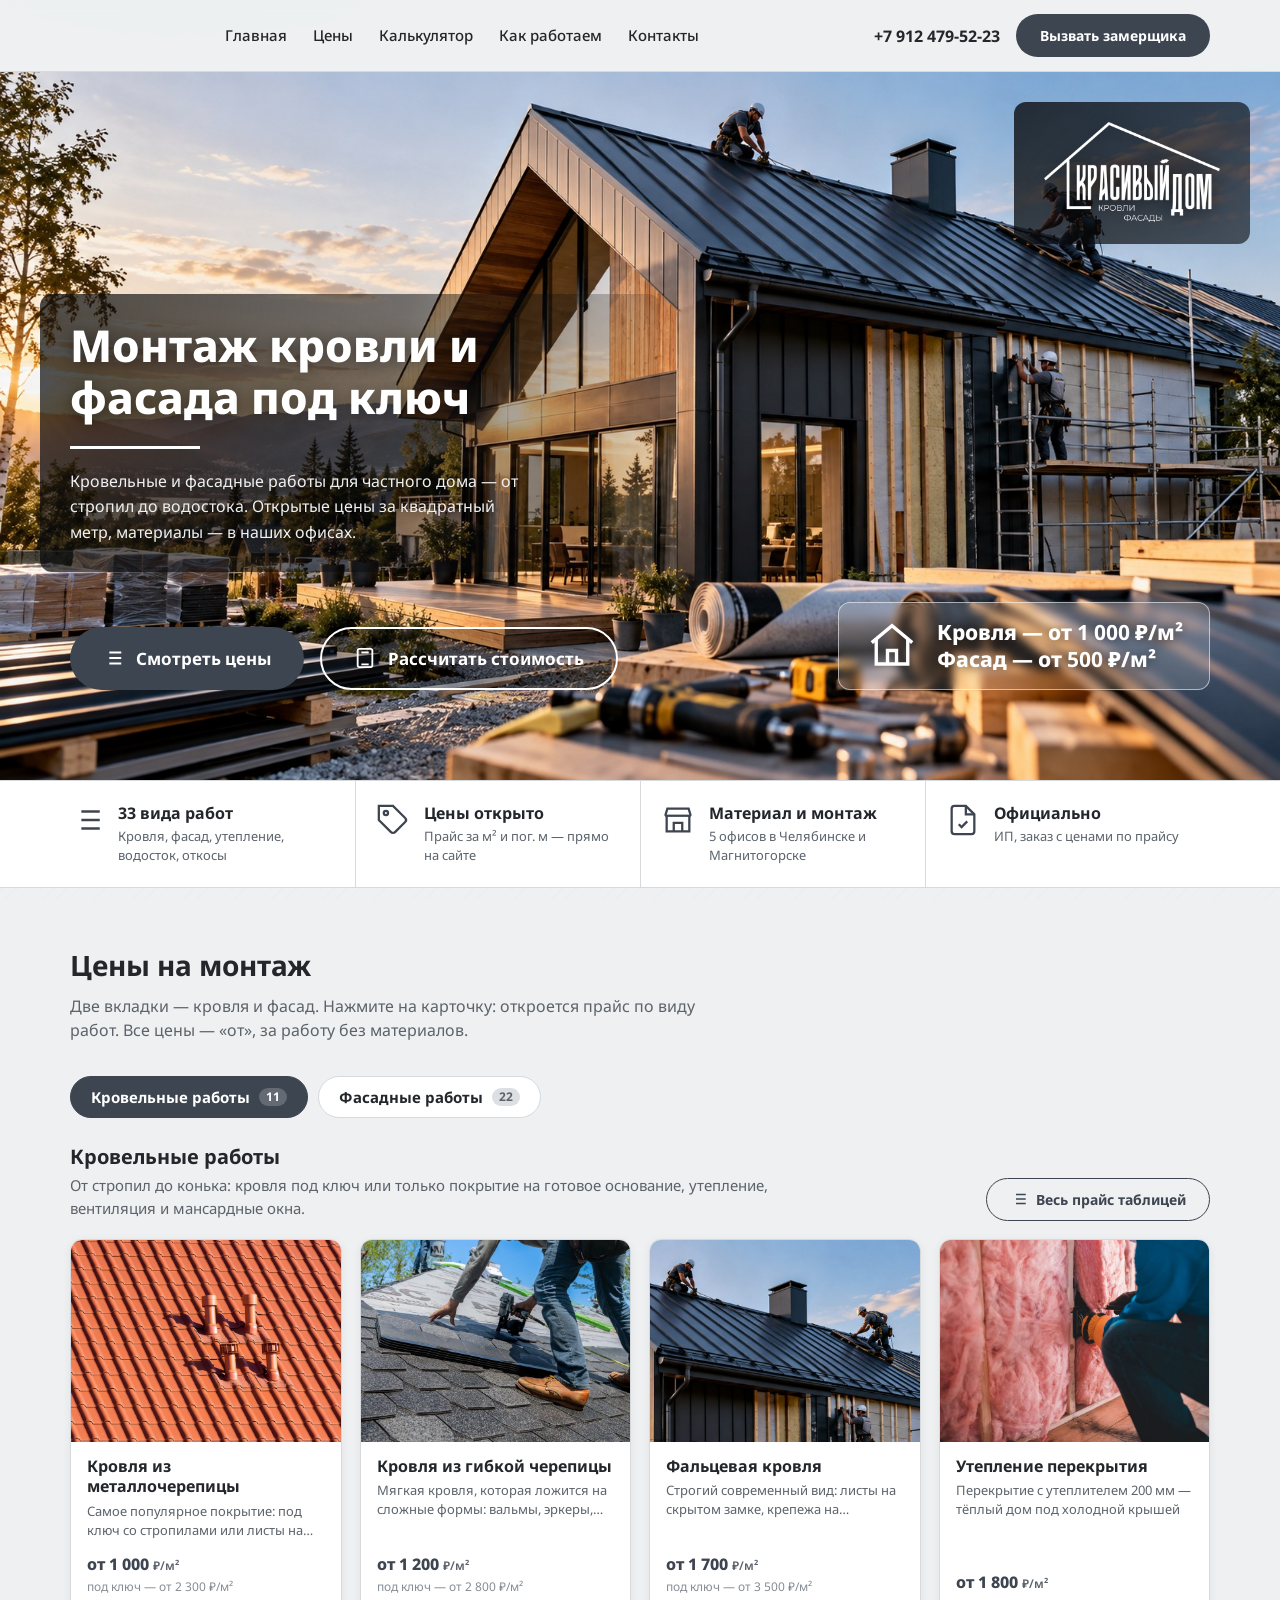
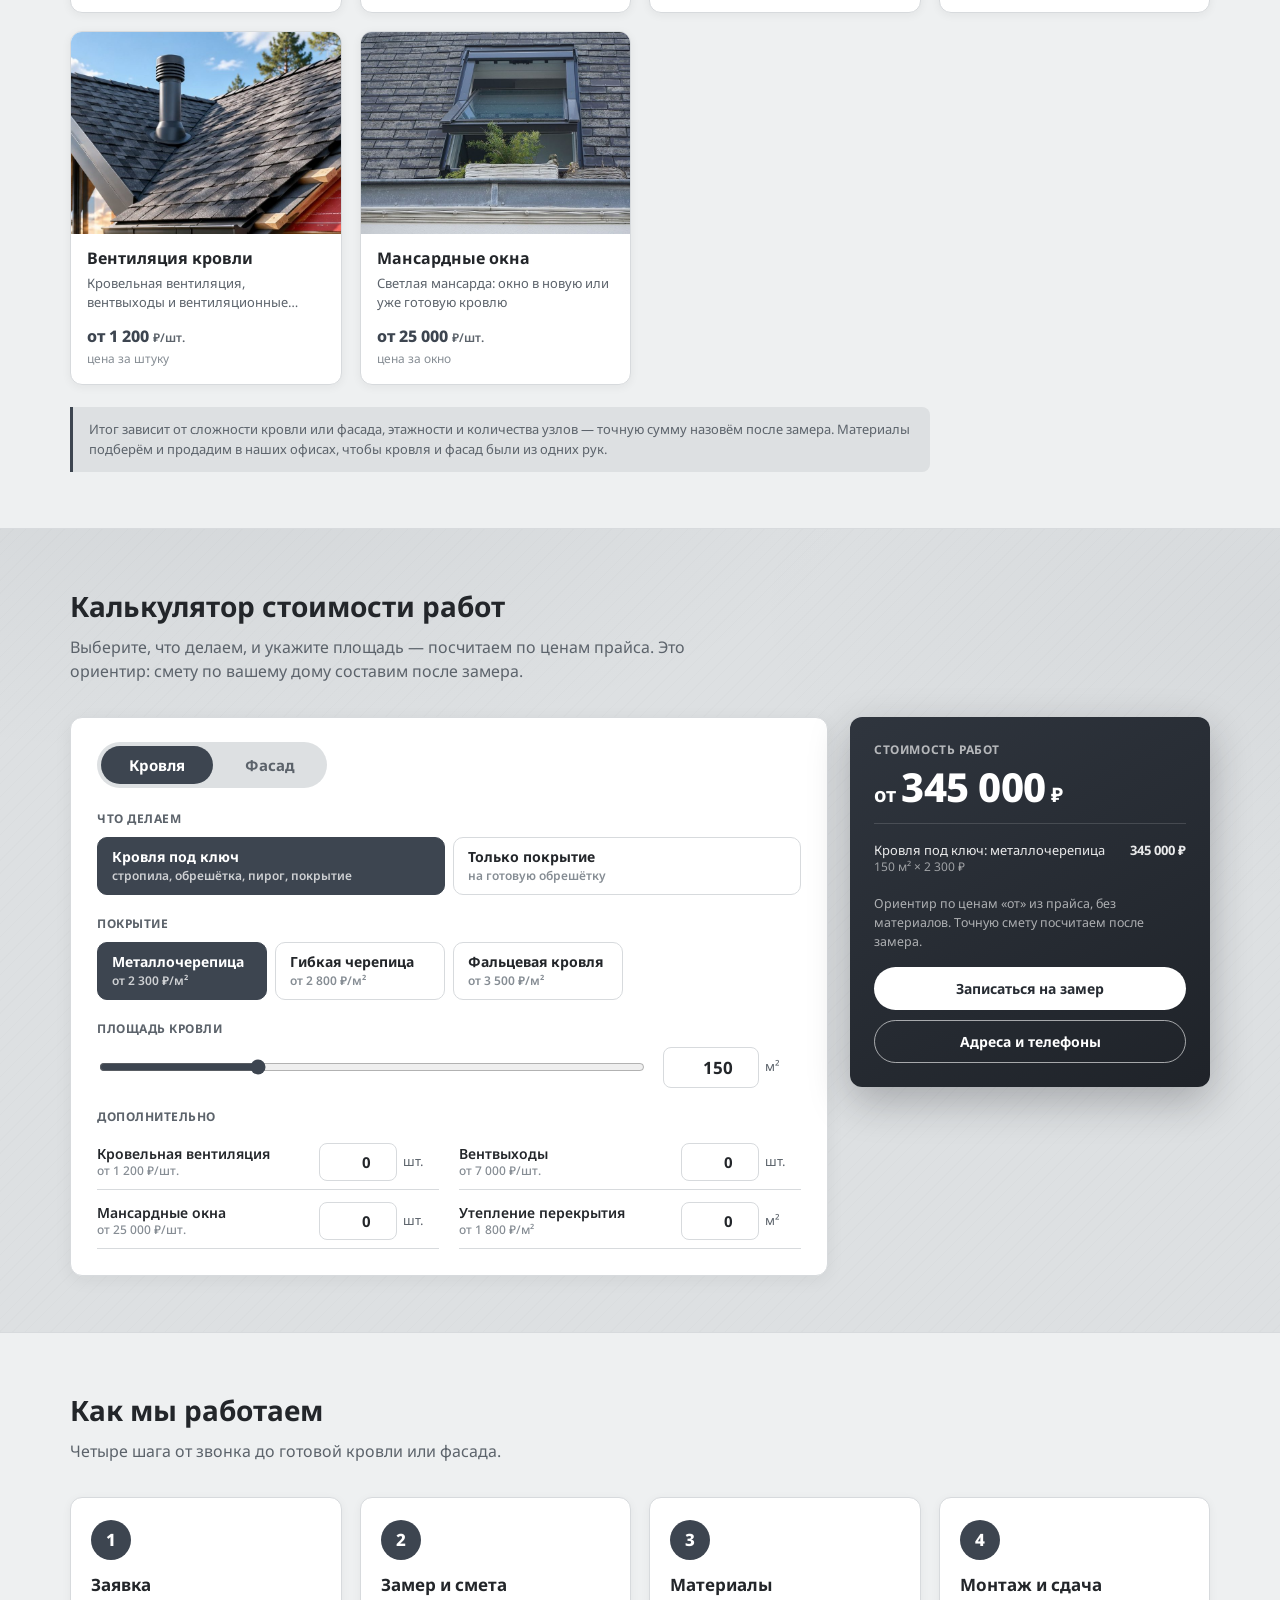
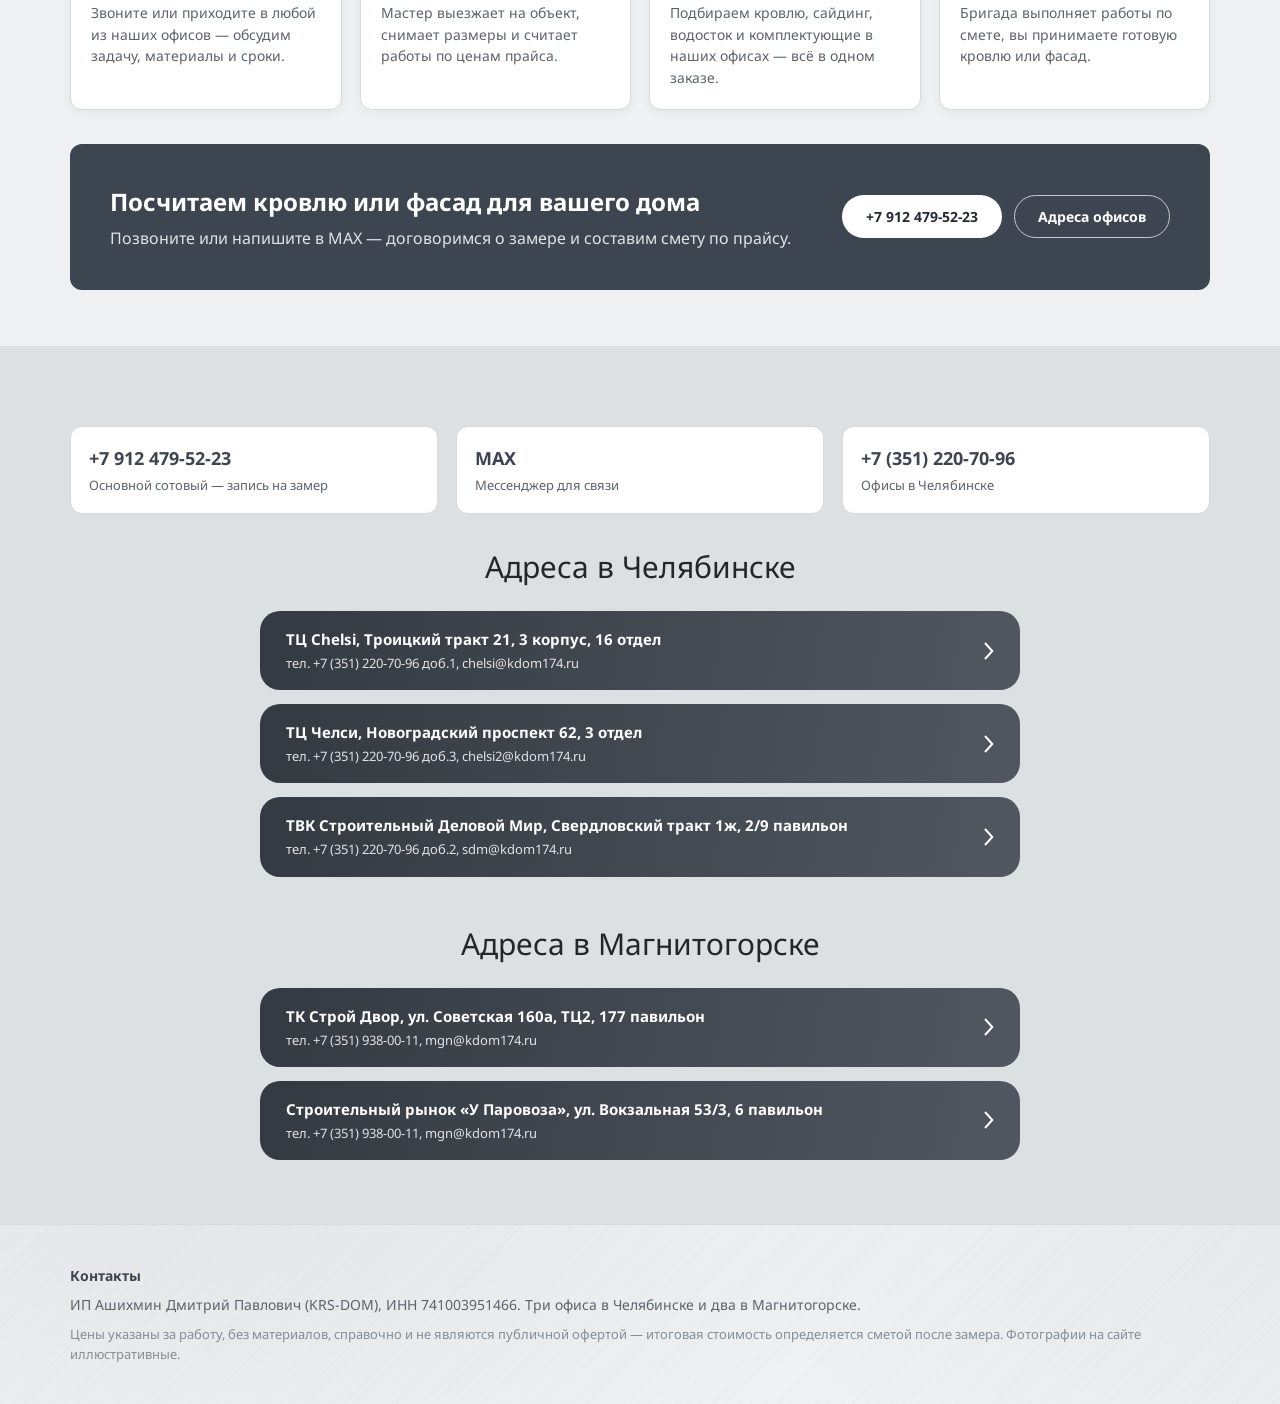
<file: index.html>
<!doctype html>
<html lang="ru">
<head>
<meta charset="UTF-8">
<meta name="viewport" content="width=device-width, initial-scale=1">
<title>Монтаж кровли и фасада в Челябинске — цены за м² | Красивый дом</title>
<meta name="description" content="Кровельные и фасадные работы под ключ: металлочерепица, гибкая и фальцевая кровля, сайдинг, фасадные панели, утепление, водосток, откосы. Кровля от 1 000 ₽/м², фасад от 500 ₽/м². Калькулятор стоимости. Красивый дом (KRS-DOM), Челябинск.">
<meta property="og:type" content="website">
<meta property="og:title" content="Монтаж кровли и фасада под ключ — цены за м² | Красивый дом">
<meta property="og:description" content="Кровля от 1 000 ₽/м², фасад от 500 ₽/м². Прайс на 33 вида работ и калькулятор стоимости. Челябинск.">
<meta property="og:image" content="https://valerabkrv.github.io/montazh-krovli-fasada/assets/images/og.jpg">
<link rel="icon" href="data:,">
<link rel="preconnect" href="https://fonts.googleapis.com">
<link href="https://fonts.googleapis.com/css2?family=Noto+Sans:wght@400;500;700;800&subset=cyrillic&display=swap" rel="stylesheet">
<link rel="stylesheet" href="assets/style.css?v=1">
<link rel="stylesheet" href="assets/montazh.css?v=1">
</head>
<body>

<header class="site-header">
  <div class="container header-inner">
    <nav class="main-nav">
      <a href="#top">Главная</a>
      <a href="#prices">Цены</a>
      <a href="#calc">Калькулятор</a>
      <a href="#how">Как работаем</a>
      <a href="#contacts">Контакты</a>
    </nav>
    <div class="header-contacts">
      <a class="header-phone" href="tel:+79124795223">+7 912 479-52-23</a>
      <a href="#contacts" class="btn">Вызвать замерщика</a>
    </div>
  </div>
</header>

<section class="hero-v2 hero-compact" id="top">
  <img class="hero-v2-bg" src="assets/images/hero/hero-glavnaya.jpg" alt="Монтаж частного дома: кровельщики на фальцевой кровле, фасад в лесах с утеплителем, рядом материалы и инструмент">
  <div class="hero-v2-logo">
    <img src="assets/images/logo-krasiviydom-white.png" alt="Красивый дом — Кровли, Фасады">
  </div>
  <div class="container hero-v2-inner">
    <div class="hero-v2-text">
      <h1>Монтаж кровли и фасада <span class="accent">под ключ</span></h1>
      <div class="hero-v2-rule"></div>
      <p>Кровельные и фасадные работы для частного дома — от стропил до водостока. Открытые цены за квадратный метр, материалы — в наших офисах.</p>
    </div>

    <div class="hero-v2-bottom">
      <div class="hero-v2-actions">
        <a href="#prices" class="btn">
          <svg width="22" height="22" viewBox="0 0 24 24" fill="none" stroke="currentColor" stroke-width="2"><path d="M8 6h13M8 12h13M8 18h13M3 6h.01M3 12h.01M3 18h.01"/></svg>
          Смотреть цены
        </a>
        <a href="#calc" class="btn-outline">
          <svg width="22" height="22" viewBox="0 0 24 24" fill="none" stroke="currentColor" stroke-width="2"><rect x="4" y="2" width="16" height="20" rx="2"/><path d="M8 6h8M8 11h.01M12 11h.01M16 11h.01M8 15h.01M12 15h.01M16 15h.01M8 19h8"/></svg>
          Рассчитать стоимость
        </a>
      </div>
      <div class="hero-v2-stock">
        <svg width="46" height="46" viewBox="0 0 24 24" fill="none" stroke="currentColor" stroke-width="1.5"><path d="M3 10.5 12 3l9 7.5"/><path d="M5 9v11h14V9"/><path d="M10 20v-6h4v6"/></svg>
        <span>Кровля — <span class="mn-hero-price">от <b data-from="metallocherepica">1 000</b> ₽/м²</span><br>Фасад — <span class="mn-hero-price">от <b data-from="sayding">500</b> ₽/м²</span></span>
      </div>
    </div>
  </div>
</section>

<section class="mn-trust-section">
  <div class="container">
    <div class="mn-trust">
      <div class="mn-trust-item">
        <svg viewBox="0 0 24 24" fill="none" stroke="currentColor" stroke-width="1.6"><path d="M8 6h13M8 12h13M8 18h13M3 6h.01M3 12h.01M3 18h.01"/></svg>
        <div><b>33 вида работ</b><span>Кровля, фасад, утепление, водосток, откосы</span></div>
      </div>
      <div class="mn-trust-item">
        <svg viewBox="0 0 24 24" fill="none" stroke="currentColor" stroke-width="1.6"><path d="M20.59 13.41 13.42 20.58a2 2 0 0 1-2.83 0L2 12V2h10l8.59 8.59a2 2 0 0 1 0 2.82Z"/><circle cx="7" cy="7" r="1.5"/></svg>
        <div><b>Цены открыто</b><span>Прайс за м² и пог. м — прямо на сайте</span></div>
      </div>
      <div class="mn-trust-item">
        <svg viewBox="0 0 24 24" fill="none" stroke="currentColor" stroke-width="1.6"><path d="M3 9l1.5-5h15L21 9"/><path d="M4 9v11h16V9"/><path d="M3 9h18"/><path d="M9 20v-6h6v6"/></svg>
        <div><b>Материал и монтаж</b><span>5 офисов в Челябинске и Магнитогорске</span></div>
      </div>
      <div class="mn-trust-item">
        <svg viewBox="0 0 24 24" fill="none" stroke="currentColor" stroke-width="1.6"><path d="M14 2H6a2 2 0 0 0-2 2v16a2 2 0 0 0 2 2h12a2 2 0 0 0 2-2V8z"/><path d="M14 2v6h6"/><path d="m9 15 2 2 4-4"/></svg>
        <div><b>Официально</b><span>ИП, заказ с ценами по прайсу</span></div>
      </div>
    </div>
  </div>
</section>

<section id="prices">
  <div class="container">
    <h2 class="section-title">Цены на монтаж</h2>
    <p class="section-sub">Две вкладки — кровля и фасад. Нажмите на карточку: откроется прайс по виду работ. Все цены — «от», за работу без материалов.</p>
    <div id="catalog-grid"></div>
    <p class="model-note mn-prices-note">Итог зависит от сложности кровли или фасада, этажности и количества узлов — точную сумму назовём после замера. Материалы подберём и продадим в наших офисах, чтобы кровля и фасад были из одних рук.</p>
  </div>
</section>

<section class="alt" id="calc">
  <div class="container">
    <h2 class="section-title">Калькулятор стоимости работ</h2>
    <p class="section-sub">Выберите, что делаем, и укажите площадь — посчитаем по ценам прайса. Это ориентир: смету по вашему дому составим после замера.</p>
    <div id="calc-app"></div>
  </div>
</section>

<section id="how">
  <div class="container">
    <h2 class="section-title">Как мы работаем</h2>
    <p class="section-sub">Четыре шага от звонка до готовой кровли или фасада.</p>
    <div class="mn-steps">
      <div class="mn-step">
        <span class="mn-step-num">1</span>
        <h4>Заявка</h4>
        <p>Звоните или приходите в любой из наших офисов — обсудим задачу, материалы и сроки.</p>
      </div>
      <div class="mn-step">
        <span class="mn-step-num">2</span>
        <h4>Замер и смета</h4>
        <p>Мастер выезжает на объект, снимает размеры и считает работы по ценам прайса.</p>
      </div>
      <div class="mn-step">
        <span class="mn-step-num">3</span>
        <h4>Материалы</h4>
        <p>Подбираем кровлю, сайдинг, водосток и комплектующие в наших офисах — всё в одном заказе.</p>
      </div>
      <div class="mn-step">
        <span class="mn-step-num">4</span>
        <h4>Монтаж и сдача</h4>
        <p>Бригада выполняет работы по смете, вы принимаете готовую кровлю или фасад.</p>
      </div>
    </div>
    <div class="cta-band">
      <div>
        <h3>Посчитаем кровлю или фасад для вашего дома</h3>
        <p>Позвоните или напишите в MAX — договоримся о замере и составим смету по прайсу.</p>
      </div>
      <div class="mn-cta-actions">
        <a href="tel:+79124795223" class="btn">+7 912 479-52-23</a>
        <a href="#contacts" class="btn-outline">Адреса офисов</a>
      </div>
    </div>
  </div>
</section>

<section class="addr-section" id="contacts">
  <div class="container">
    <div class="spec-grid" style="grid-template-columns: repeat(auto-fit, minmax(240px,1fr)); margin-bottom:30px">
      <div class="spec-item">
        <a class="val" href="tel:+79124795223" style="font-size:18px">+7 912 479-52-23</a>
        <div class="lbl">Основной сотовый — запись на замер</div>
      </div>
      <div class="spec-item">
        <div class="val" style="font-size:18px">MAX</div>
        <div class="lbl">Мессенджер для связи</div>
      </div>
      <div class="spec-item">
        <a class="val" href="tel:+73512207096" style="font-size:18px">+7 (351) 220-70-96</a>
        <div class="lbl">Офисы в Челябинске</div>
      </div>
    </div>

    <h2 class="addr-heading">Адреса в Челябинске</h2>
    <div class="addr-list">
      <a class="addr-btn" href="https://yandex.ru/maps/-/CPV6jSyN" target="_blank" rel="noopener">
        <span class="addr-btn-text">
          <span class="addr-btn-title">ТЦ Chelsi, Троицкий тракт 21, 3 корпус, 16 отдел</span>
          <span class="addr-btn-descr">тел. +7 (351) 220-70-96 доб.1, chelsi@kdom174.ru</span>
        </span>
        <span class="addr-btn-arrow"><svg viewBox="0 0 10 18" fill="none" xmlns="http://www.w3.org/2000/svg"><path d="M1.00071 1L8.27344 9L1.00071 17" stroke="currentColor" stroke-width="2"/></svg></span>
      </a>
      <a class="addr-btn" href="https://yandex.ru/maps/-/CPV6jDYJ" target="_blank" rel="noopener">
        <span class="addr-btn-text">
          <span class="addr-btn-title">ТЦ Челси, Новоградский проспект 62, 3 отдел</span>
          <span class="addr-btn-descr">тел. +7 (351) 220-70-96 доб.3, chelsi2@kdom174.ru</span>
        </span>
        <span class="addr-btn-arrow"><svg viewBox="0 0 10 18" fill="none" xmlns="http://www.w3.org/2000/svg"><path d="M1.00071 1L8.27344 9L1.00071 17" stroke="currentColor" stroke-width="2"/></svg></span>
      </a>
      <a class="addr-btn" href="https://yandex.ru/maps/-/CPV6jP55" target="_blank" rel="noopener">
        <span class="addr-btn-text">
          <span class="addr-btn-title">ТВК Строительный Деловой Мир, Свердловский тракт 1ж, 2/9 павильон</span>
          <span class="addr-btn-descr">тел. +7 (351) 220-70-96 доб.2, sdm@kdom174.ru</span>
        </span>
        <span class="addr-btn-arrow"><svg viewBox="0 0 10 18" fill="none" xmlns="http://www.w3.org/2000/svg"><path d="M1.00071 1L8.27344 9L1.00071 17" stroke="currentColor" stroke-width="2"/></svg></span>
      </a>
    </div>
    <h2 class="addr-heading">Адреса в Магнитогорске</h2>
    <div class="addr-list">
      <a class="addr-btn" href="https://yandex.ru/maps/-/CPV6fX35" target="_blank" rel="noopener">
        <span class="addr-btn-text">
          <span class="addr-btn-title">ТК Строй Двор, ул. Советская 160а, ТЦ2, 177 павильон</span>
          <span class="addr-btn-descr">тел. +7 (351) 938-00-11, mgn@kdom174.ru</span>
        </span>
        <span class="addr-btn-arrow"><svg viewBox="0 0 10 18" fill="none" xmlns="http://www.w3.org/2000/svg"><path d="M1.00071 1L8.27344 9L1.00071 17" stroke="currentColor" stroke-width="2"/></svg></span>
      </a>
      <a class="addr-btn" href="https://yandex.ru/maps/-/CPV6f85S" target="_blank" rel="noopener">
        <span class="addr-btn-text">
          <span class="addr-btn-title">Строительный рынок «У Паровоза», ул. Вокзальная 53/3, 6 павильон</span>
          <span class="addr-btn-descr">тел. +7 (351) 938-00-11, mgn@kdom174.ru</span>
        </span>
        <span class="addr-btn-arrow"><svg viewBox="0 0 10 18" fill="none" xmlns="http://www.w3.org/2000/svg"><path d="M1.00071 1L8.27344 9L1.00071 17" stroke="currentColor" stroke-width="2"/></svg></span>
      </a>
    </div>
  </div>
</section>

<footer class="site-footer">
  <div class="container">
    <h4 style="margin:0 0 8px;color:var(--gold);font-size:14px">Контакты</h4>
    <p style="margin:0;color:var(--muted);font-size:14px">ИП Ашихмин Дмитрий Павлович (KRS-DOM), ИНН 741003951466. Три офиса в Челябинске и два в Магнитогорске.</p>
    <p style="margin:10px 0 0;color:var(--muted-2);font-size:13px">Цены указаны за работу, без материалов, справочно и не являются публичной офертой — итоговая стоимость определяется сметой после замера. Фотографии на сайте иллюстративные.</p>
  </div>
</footer>

<script src="assets/data.js?v=1"></script>
<script src="assets/site.js?v=1"></script>
<script src="assets/calc.js?v=1"></script>
<script>
/* ==================================================================
   Ц Е Н Ы   —   м е н я ю т с я   з д е с ь

   У каждой работы своя строка. Правьте только число в кавычках
   справа: было "1 000" — стало "1 100". Название слева, двоеточие
   и запятую в конце строки не трогайте.

   Все цены на сайте показываются с «от»: на плитке — самая низкая
   цена карточки, в окне — цена каждой работы, в калькуляторе — расчёт.
   Пустые кавычки ""  — «по запросу».
   После правки в Тильде: «Сохранить и закрыть» -> «Опубликовать».
   ================================================================== */
var MN_PRICE_UNIT = '₽';

var MN_PRICES = {

  /* ---------- Кровля под ключ: стропила, обрешётка, пирог, покрытие — за м² ---------- */
  'Кровля под ключ: металлочерепица':               '2 300',
  'Кровля под ключ: гибкая черепица':               '2 800',
  'Кровля под ключ: фальцевая кровля':              '3 500',

  /* ---------- Монтаж покрытия на готовое основание — за м² ---------- */
  'Монтаж металлочерепицы':                         '1 000',
  'Монтаж гибкой черепицы':                         '1 200',
  'Монтаж фальцевой кровли':                        '1 700',

  /* ---------- Перекрытие — за м²; вентиляция и окна — за штуку ---------- */
  'Монтаж перекрытия с утеплением 200 мм':          '1 800',
  'Монтаж кровельной вентиляции':                   '1 200',
  'Монтаж вентвыхода':                              '7 000',
  'Устройство вентиляционного короба':              '25 000',
  'Установка мансардного окна':                     '25 000',

  /* ---------- Фасад: облицовка — за м² («Пакля» — за пог. м) ---------- */
  'Монтаж сайдинга винилового':                     '500',
  'Монтаж сайдинга металлического':                 '600',
  'Монтаж сайдинга металлического одноволнового':   '600',
  'Монтаж сайдинга фиброцементного':                '1 100',
  'Монтаж сайдинга «Пакля»':                        '160',
  'Монтаж фасадных панелей':                        '800',
  'Монтаж термопанелей на клей-пену':               '1 000',
  'Монтаж фасадной плитки BRICK':                   '1 800',

  /* ---------- Фасад: утепление — за м² ---------- */
  'Монтаж мембраны гидро-ветрозащитной':            '190',
  'Монтаж ЭППС 50 мм':                              '300',
  'Монтаж базальтового утеплителя 50 мм':           '300',
  'Монтаж базальтового утеплителя 100 мм':          '600',

  /* ---------- Фасад: подсистема и леса — за м² ---------- */
  'Монтаж подсистемы вертикальной':                 '450',
  'Монтаж подсистемы вертикально-горизонтальной':   '550',
  'Сборка и разборка лесов':                        '110',

  /* ---------- Фасад: водосток, подшива, откосы — за пог. м ---------- */
  'Монтаж водосточной системы виниловой Döcke':     '1 200',
  'Монтаж водосточной системы металлической':       '1 200',
  'Монтаж подшивы кровли и J-фаски':                '990',
  'Формирование карнизного свеса из бруса':         '600',
  'Монтаж откосов и отливов накладных с аквилоном': '500',
  'Монтаж откосов и отливов сложных с аквилоном':   '950',
  'Монтаж отливов простых':                         '420'
};
/* ================ конец блока цен ================================= */

/* ---- ЗАПУСК ---- сборщик T123 оборачивает всё, что ниже, в загрузчик:
   в блоке Тильды теги <script src> не выполняются, и скрипты приходится
   подтягивать самим. Строки ниже правятся как обычно. */
applyPrices(MN_PRICES, MN_PRICE_UNIT, MN_ITEMS);
renderCatalog('catalog-grid', MN_TABS, MN_ITEMS);
renderCalc('calc-app', MN_CALC);
fillFromPrices();
initCatalog();
</script>
</body>
</html>
</file>
<file: assets/style.css>
:root {
  --gold: #3d4550;
  --gold-dark: #262b32;
  --gold-soft: #ffffff;
  --text: #23262a;
  --muted: #5c636b;
  --muted-2: #868d94;
  --bg: #eef0f1;
  --panel: #ffffff;
  --panel-alt: #dde0e2;
  --media-bg: #aeb2b7;
  --media-bg-light: #e7e9ea;
  --border: #d7dadd;
  --radius: 12px;
  --pill: 999px;
  --texture:
    radial-gradient(ellipse 1100px 480px at 15% -10%, rgba(61,69,80,0.06), transparent 65%),
    radial-gradient(ellipse 900px 500px at 100% 10%, rgba(61,69,80,0.04), transparent 60%),
    repeating-linear-gradient(135deg, rgba(0,0,0,0.012) 0px, rgba(0,0,0,0.012) 1px, transparent 1px, transparent 9px);
}

* { box-sizing: border-box; }

body {
  margin: 0;
  font-family: 'Noto Sans', Arial, sans-serif;
  color: var(--text);
  background-color: var(--bg);
  background-image: var(--texture);
  background-attachment: fixed;
  line-height: 1.5;
}

a { color: var(--gold); text-decoration: none; }
a:hover { text-decoration: underline; }

img { max-width: 100%; display: block; }

.container {
  max-width: 1180px;
  margin: 0 auto;
  padding: 0 20px;
}

/* Header */
header.site-header {
  border-bottom: 1px solid var(--border);
  position: sticky;
  top: 0;
  background: rgba(238,240,241,0.92);
  backdrop-filter: blur(6px);
  z-index: 50;
}

.header-inner {
  display: flex;
  align-items: center;
  justify-content: space-between;
  padding: 14px 0;
  gap: 20px;
}

.logo {
  display: flex;
  align-items: center;
  gap: 10px;
  font-weight: 700;
  font-size: 20px;
  color: var(--text);
  letter-spacing: .3px;
}
.logo img { height: 44px; width: auto; }

nav.main-nav {
  display: flex;
  gap: 26px;
  flex: 1;
  justify-content: center;
}
nav.main-nav a {
  color: var(--text);
  font-size: 15px;
  font-weight: 500;
}
nav.main-nav a.active,
nav.main-nav a:hover { color: var(--gold); text-decoration: none; }

.header-contacts {
  display: flex;
  align-items: center;
  gap: 16px;
}
.header-phone {
  font-weight: 700;
  font-size: 16px;
  color: var(--text);
  white-space: nowrap;
}
.btn {
  display: inline-block;
  background: var(--gold);
  color: #fff;
  padding: 11px 24px;
  border-radius: var(--pill);
  font-weight: 700;
  font-size: 14px;
  border: none;
  cursor: pointer;
  white-space: nowrap;
}
.btn:hover { background: var(--gold-dark); text-decoration: none; }
.btn-outline {
  display: inline-block;
  background: transparent;
  color: var(--gold);
  padding: 10px 23px;
  border-radius: var(--pill);
  font-weight: 700;
  font-size: 14px;
  border: 1.5px solid var(--gold);
}
.btn-outline:hover { background: var(--gold); color: #fff; text-decoration: none; }

/* Hero v2 — full-bleed photo hero, krs-dom style */
.hero-v2 {
  position: relative;
  min-height: 620px;
  overflow: hidden;
  border-bottom: 1px solid var(--border);
}
.hero-v2-bg {
  position: absolute;
  inset: 0;
  width: 100%;
  height: 100%;
  object-fit: cover;
  object-position: 60% 45%;
}
.hero-v2-logo {
  position: absolute;
  top: 30px;
  right: 30px;
  z-index: 3;
  display: block;
  padding: 20px 30px 22px;
}
/* тёмная подложка — как под заголовком, иначе белый логотип тонет в небе */
.hero-v2-logo::before {
  content: '';
  position: absolute;
  inset: 0;
  border-radius: var(--radius);
  background: linear-gradient(125deg, rgba(10,12,15,0.8) 0%, rgba(10,12,15,0.62) 100%);
  z-index: 0;
}
.hero-v2-logo img {
  position: relative;
  z-index: 1;
  height: 130px;
  width: auto;
  display: block;
  filter: drop-shadow(0 2px 10px rgba(0,0,0,0.7));
}
@media (max-width: 860px) {
  .hero-v2-logo { top: 14px; right: 14px; padding: 12px 17px 13px; }
  .hero-v2-logo img { height: 62px; }
}
.hero-v2-inner {
  position: relative;
  z-index: 2;
  min-height: 620px;
  padding: 44px 20px 34px;
  display: flex;
  flex-direction: column;
  justify-content: space-between;
}
.hero-v2-text {
  position: relative;
  max-width: 700px;
  margin-top: 200px;
  padding: 26px 30px;
  margin-left: -30px;
}
.hero-v2-text::before {
  content: '';
  position: absolute;
  inset: 0;
  background: linear-gradient(100deg, rgba(10,12,15,0.72) 0%, rgba(10,12,15,0.52) 55%, rgba(10,12,15,0.08) 100%);
  border-radius: var(--radius);
  z-index: 0;
}
.hero-v2-text h1,
.hero-v2-text p,
.hero-v2-rule {
  position: relative;
  z-index: 1;
}
.hero-v2-text h1 {
  font-size: 44px;
  font-weight: 800;
  line-height: 1.18;
  margin: 0;
  color: #fff;
  text-shadow: 0 2px 18px rgba(0,0,0,0.55);
}
.hero-v2-text h1 .accent {
  color: var(--gold-soft);
  text-shadow: 0 2px 22px rgba(0,0,0,0.75), 0 0 30px rgba(255,255,255,0.25);
}
.hero-v2-rule { width: 130px; height: 3px; background: var(--gold-soft); margin: 22px 0 20px; }
.hero-v2-text p {
  color: #eef0f1;
  font-size: 16px;
  line-height: 1.6;
  margin: 0;
  max-width: 460px;
  text-shadow: 0 1px 12px rgba(0,0,0,0.6);
}

.hero-v2-stock {
  align-self: flex-end;
  display: flex;
  align-items: center;
  gap: 18px;
  color: #fff;
  font-size: 25px;
  font-weight: 800;
  line-height: 1.3;
  text-shadow: 0 1px 12px rgba(0,0,0,0.6);
  background: rgba(255,255,255,0.14);
  border: 1.5px solid rgba(255,255,255,0.55);
  backdrop-filter: blur(4px);
  border-radius: var(--radius);
  padding: 16px 26px;
}
.hero-v2-stock svg { flex-shrink: 0; color: #fff; width: 54px; height: 54px; }

@media (max-width: 860px) {
  .hero-v2-stock { font-size: 17px; padding: 12px 18px; gap: 12px; }
  .hero-v2-stock svg { width: 38px; height: 38px; }
}

.hero-v2-bottom {
  display: flex;
  align-items: flex-end;
  justify-content: space-between;
  flex-wrap: wrap;
  gap: 20px;
  margin-top: 30px;
}
.hero-v2-actions { display: flex; gap: 16px; flex-wrap: wrap; }
.hero-v2-actions .btn,
.hero-v2-actions .btn-outline {
  display: inline-flex;
  align-items: center;
  gap: 12px;
  font-size: 17px;
  padding: 17px 32px;
}
.hero-v2-actions .btn-outline { background: rgba(0,0,0,0.28); border-color: #fff; color: #fff; border-width: 2px; }
.hero-v2-actions .btn-outline:hover { background: #fff; color: var(--text); }

@media (max-width: 860px) {
  .hero-v2-actions .btn,
  .hero-v2-actions .btn-outline { font-size: 15px; padding: 14px 24px; }
}

@media (max-width: 860px) {
  .hero-v2 { min-height: unset; }
  .hero-v2-inner { min-height: unset; padding: 32px 20px; gap: 26px; }
  .hero-v2-text { margin-top: 100px; margin-left: 0; padding: 16px 18px; }
  .hero-v2-text h1 { font-size: 30px; }
  .hero-v2-stock { align-self: flex-start; font-size: 16px; }
  .hero-v2-bottom { flex-direction: column; align-items: flex-start; }
}

/* Sections */
section { padding: 56px 0; }
section.alt {
  background-color: var(--panel-alt);
  background-image: var(--texture);
  border-top: 1px solid var(--border);
  border-bottom: 1px solid var(--border);
}

.section-title {
  font-size: 28px;
  margin: 0 0 8px;
  color: var(--text);
  position: relative;
  display: inline-block;
}
.section-sub {
  color: var(--muted);
  font-size: 16px;
  margin: 0 0 34px;
  max-width: 640px;
}

.docke-badge {
  position: absolute;
  top: 10px;
  left: 10px;
  height: 26px;
  width: auto;
  background: #fff;
  border-radius: 6px;
  padding: 3px 6px;
  box-shadow: 0 1px 5px rgba(0,0,0,0.2);
  z-index: 2;
}
.tag {
  display: inline-block;
  font-size: 12px;
  font-weight: 700;
  color: #fff;
  background: var(--gold);
  padding: 4px 12px;
  border-radius: var(--pill);
  margin-bottom: 12px;
  letter-spacing: .2px;
}

/* Advantages */
.advantages {
  display: grid;
  grid-template-columns: repeat(auto-fit, minmax(220px, 1fr));
  gap: 24px;
}
.advantage h4 { margin: 0 0 6px; font-size: 17px; color: var(--text); }
.advantage p { margin: 0; color: var(--muted); font-size: 14px; }
.advantage .num {
  color: var(--gold);
  font-size: 28px;
  font-weight: 800;
  margin-bottom: 8px;
}

/* Collection blocks (facade panels) */
.collection-block {
  background: var(--panel);
  border: 1px solid var(--border);
  border-radius: var(--radius);
  box-shadow: 0 4px 18px rgba(32,36,41,0.06);
  padding: 28px;
  margin-bottom: 26px;
}
.collection-block:last-child { margin-bottom: 0; }
.collection-block .section-sub { margin-bottom: 18px; }
.collection-block .spec-grid { margin: 14px 0 0; }
.collection-block .spec-item,
.collection-block .product-card { background: var(--panel-alt); }
.collection-block .product-grid { margin-bottom: 18px; }
.collection-subheading {
  font-size: 13px;
  font-weight: 700;
  text-transform: uppercase;
  letter-spacing: .3px;
  color: var(--muted);
  margin: 0 0 10px;
}
.collection-subheading-row {
  display: flex;
  align-items: center;
  justify-content: space-between;
  flex-wrap: wrap;
  gap: 6px 20px;
  margin-bottom: 10px;
}
.collection-subheading-row .collection-subheading { margin-bottom: 0; }
@media (max-width: 640px) {
  .collection-block { padding: 20px; }
}

.collection-head {
  display: grid;
  grid-template-columns: 340px 1fr;
  gap: 28px;
  align-items: start;
  margin-bottom: 24px;
}
.collection-hero-col {
  display: flex;
  flex-direction: column;
  align-items: flex-start;
  gap: 14px;
}
.collection-hero {
  position: relative;
  width: 100%;
  aspect-ratio: 4 / 3;
  border-radius: var(--radius);
  overflow: hidden;
  border: 1px solid var(--border);
  background: var(--media-bg);
  display: flex;
  align-items: center;
  justify-content: center;
}
.collection-hero img:not(.docke-badge) { width: 100%; height: 100%; object-fit: contain; display: block; }
@media (max-width: 860px) {
  .collection-head { grid-template-columns: 1fr; gap: 18px; }
}

.collection-tag {
  display: inline-flex;
  align-items: center;
  font-size: 12px;
  font-weight: 700;
  letter-spacing: .4px;
  text-transform: uppercase;
  color: var(--gold);
  background: var(--panel-alt);
  border: 1px solid var(--border);
  padding: 5px 14px;
  border-radius: var(--pill);
  margin-bottom: 14px;
}
.collection-title { display: block; margin-top: 0; }

.collection-title-row {
  display: flex;
  align-items: baseline;
  justify-content: space-between;
  flex-wrap: wrap;
  gap: 8px 20px;
}
.collection-title-row .collection-title { margin-bottom: 8px; }
.collection-price {
  font-size: 18px;
  color: var(--muted);
  white-space: nowrap;
}
.collection-price span {
  color: var(--gold);
  font-weight: 800;
  font-size: 26px;
}

.product-card { cursor: pointer; appearance: none; -webkit-appearance: none; font-family: inherit; }
.product-card.is-active { border-color: var(--gold); box-shadow: 0 0 0 1px var(--gold); }

.spec-grid {
  display: grid;
  grid-template-columns: repeat(auto-fit, minmax(180px, 1fr));
  gap: 18px;
  margin: 30px 0 40px;
}
.spec-item {
  border: 1px solid var(--border);
  border-radius: var(--radius);
  padding: 18px;
  background: var(--panel);
}
.spec-item .val { font-size: 22px; font-weight: 700; color: var(--gold); }
.spec-item .lbl { color: var(--muted); font-size: 13px; margin-top: 4px; }

.product-grid {
  display: flex;
  gap: 14px;
  overflow-x: auto;
  padding-bottom: 12px;
  scroll-snap-type: x proximity;
}
.product-grid::-webkit-scrollbar { height: 8px; }
.product-grid::-webkit-scrollbar-track { background: var(--panel-alt); border-radius: 4px; }
.product-grid::-webkit-scrollbar-thumb { background: var(--gold-soft); border-radius: 4px; }
.product-card {
  flex: 0 0 160px;
  scroll-snap-align: start;
  border: 1px solid var(--border);
  border-radius: var(--radius);
  padding: 10px;
  background: var(--panel);
  text-align: center;
  transition: border-color .15s;
}
.product-card:hover { border-color: var(--gold); }
.product-card .img-wrap {
  aspect-ratio: 344 / 386;
  display: flex;
  align-items: center;
  justify-content: center;
  margin-bottom: 8px;
  background: var(--media-bg);
  border-radius: 8px;
}
.product-card h4 { font-size: 12px; margin: 0 0 4px; font-weight: 600; color: var(--text); }
.product-card .articul { font-size: 10px; color: var(--muted-2); margin-bottom: 4px; }
.product-card .price { font-weight: 700; color: var(--gold); font-size: 13px; }
.product-card .price .old {
  color: var(--muted-2);
  text-decoration: line-through;
  font-weight: 400;
  font-size: 13px;
  margin-left: 6px;
}

table.compare {
  width: 100%;
  border-collapse: collapse;
  margin: 30px 0;
  font-size: 14px;
  background: var(--panel);
}
table.compare th, table.compare td {
  border: 1px solid var(--border);
  padding: 12px 14px;
  text-align: left;
  color: var(--text);
}
table.compare th { background: var(--panel-alt); color: var(--gold); }
table.compare td.center, table.compare th.center { text-align: center; }

/* CTA band */
.cta-band {
  background: var(--gold);
  color: #fff;
  border-radius: var(--radius);
  padding: 40px;
  display: flex;
  align-items: center;
  justify-content: space-between;
  flex-wrap: wrap;
  gap: 20px;
}
.cta-band h3 { margin: 0 0 6px; font-size: 24px; color: #fff; }
.cta-band p { margin: 0; opacity: .85; }
.cta-band .btn { background: #fff; color: var(--gold-dark); }
.cta-band .btn:hover { background: var(--panel-alt); }

/* Contacts */
.contacts-grid {
  display: grid;
  grid-template-columns: repeat(auto-fit, minmax(260px, 1fr));
  gap: 24px;
}
.contact-card {
  border: 1px solid var(--border);
  border-radius: var(--radius);
  padding: 24px;
  background: var(--panel);
}
.contact-card h3 { margin: 0 0 14px; font-size: 18px; color: var(--gold); }
.contact-card .row { margin-bottom: 8px; font-size: 15px; color: var(--text); }
.contact-card .row span.lbl { color: var(--muted); display: block; font-size: 12px; }

.breadcrumbs {
  font-size: 13px;
  color: var(--muted);
  margin: 20px 0;
}
.breadcrumbs a { color: var(--muted); }

/* Addresses block */
.addr-section {
  background: var(--panel-alt);
  padding: 50px 0 20px;
}
.addr-heading {
  color: var(--text);
  font-size: 30px;
  font-weight: 400;
  margin: 0 0 22px;
  text-align: center;
}
.addr-list {
  display: flex;
  flex-direction: column;
  gap: 14px;
  max-width: 760px;
  margin: 0 auto 44px;
}
.addr-btn {
  display: flex;
  align-items: center;
  justify-content: space-between;
  gap: 16px;
  background-image: linear-gradient(100deg, rgba(52,58,66,1) 0%, rgba(80,87,96,1) 100%);
  color: #fff;
  border-radius: 20px;
  padding: 18px 26px;
  text-decoration: none;
}
.addr-btn:hover { opacity: .88; text-decoration: none; }
.addr-btn-text { text-align: left; min-width: 0; }
.addr-btn-title { display: block; font-weight: 700; font-size: 15px; line-height: 1.4; }
.addr-btn-descr { display: block; font-size: 13px; opacity: .85; margin-top: 4px; line-height: 1.4; }
.addr-btn-arrow { flex-shrink: 0; color: #fff; }
.addr-btn-arrow svg { width: 10px; height: 18px; display: block; }

/* Footer */
footer.site-footer {
  border-top: 1px solid var(--border);
  padding: 40px 0;
  background-color: var(--bg);
  background-image: var(--texture);
  margin-top: 0;
}
.footer-inner {
  display: flex;
  justify-content: space-between;
  flex-wrap: wrap;
  gap: 24px;
}
.footer-col h4 { font-size: 14px; margin: 0 0 12px; color: var(--gold); }
.footer-col a { display: block; color: var(--muted); font-size: 14px; margin-bottom: 8px; }
.footer-col a:hover { color: var(--gold); }
.footer-bottom {
  margin-top: 30px;
  padding-top: 20px;
  border-top: 1px solid var(--border);
  font-size: 13px;
  color: var(--muted-2);
  display: flex;
  justify-content: space-between;
  flex-wrap: wrap;
  gap: 10px;
}

@media (max-width: 860px) {
  nav.main-nav { display: none; }
  .hero-text h1 { font-size: 28px; }
}

/* ============================================================
   Fort Steel — дополнения к базовой теме
   ============================================================ */

/* Изображения товаров — фото на белом фоне, а не PNG с прозрачностью */
.collection-hero,
.product-card .img-wrap { background: #fff; }
.product-card .img-wrap { aspect-ratio: 4 / 3; overflow: hidden; position: relative; display: block; }
.product-card .img-wrap img {
  position: absolute; top: 0; left: 0;
  width: 100%; height: 100%; object-fit: cover; border-radius: 6px;
}


/* ---------- Компактная сетка моделей: 4 плитки в ряд ---------- */
.model-grid {
  display: grid;
  grid-template-columns: repeat(4, minmax(0, 1fr));
  gap: 18px;
}
@media (max-width: 1080px) { .model-grid { grid-template-columns: repeat(3, minmax(0, 1fr)); } }
@media (max-width: 820px)  { .model-grid { grid-template-columns: repeat(2, minmax(0, 1fr)); gap: 14px; } }
@media (max-width: 420px)  { .model-grid { gap: 10px; } }

.model-tile {
  display: flex;
  flex-direction: column;
  border: 1px solid var(--border);
  border-radius: var(--radius);
  overflow: hidden;
  background: var(--panel);
  box-shadow: 0 2px 10px rgba(32,36,41,0.06);
  color: var(--text);
  cursor: pointer;
  transition: box-shadow .15s, transform .15s, border-color .15s;
}
.model-tile:hover {
  box-shadow: 0 10px 30px rgba(32,36,41,0.16);
  border-color: var(--gold);
  transform: translateY(-2px);
  text-decoration: none;
}
.model-tile-media {
  position: relative;
  display: block;
  aspect-ratio: 1 / 1;
  background: #fff;
  overflow: hidden;
}
.model-tile-media img {
  position: absolute;
  top: 0;
  left: 0;
  width: 100%;
  height: 100%;
  object-fit: cover;
}
.model-tile-hint {
  position: absolute;
  left: 0;
  right: 0;
  bottom: 0;
  padding: 26px 12px 9px;
  font-size: 12px;
  font-weight: 800;
  letter-spacing: .4px;
  text-transform: uppercase;
  color: #fff;
  background: linear-gradient(to top, rgba(14,16,19,0.8), rgba(14,16,19,0));
  opacity: 0;
  transition: opacity .15s;
}
.model-tile:hover .model-tile-hint { opacity: 1; }
.model-tile-body {
  display: flex;
  flex-direction: column;
  flex: 1;
  padding: 14px 16px 16px;
}
.model-tile-name {
  display: block;
  font-size: 16px;
  font-weight: 700;
  line-height: 1.3;
  margin-bottom: 5px;
  color: var(--text);
}
.model-tile-short {
  display: -webkit-box;
  -webkit-line-clamp: 2;
  -webkit-box-orient: vertical;
  overflow: hidden;
  font-size: 13px;
  line-height: 1.45;
  color: var(--muted);
}
.model-tile-meta {
  display: flex;
  align-items: baseline;
  justify-content: space-between;
  gap: 8px;
  margin-top: auto;
  padding-top: 12px;
}
.model-tile-meta .price { color: var(--gold); font-weight: 800; font-size: 16px; white-space: nowrap; }
.model-tile-meta .price small { font-weight: 600; font-size: 12px; color: var(--muted); }
.model-tile-meta .width { color: var(--muted-2); font-size: 12px; white-space: nowrap; }

@media (max-width: 820px) {
  .model-tile-body { padding: 12px 13px 14px; }
  .model-tile-name { font-size: 15px; }
  .model-tile-meta .price { font-size: 15px; }
}
@media (max-width: 420px) {
  .model-tile-body { padding: 10px 11px 12px; }
  .model-tile-name { font-size: 14px; }
  .model-tile-short { -webkit-line-clamp: 3; font-size: 12px; }
  .model-tile-meta { padding-top: 9px; flex-wrap: wrap; gap: 2px 8px; }
  .model-tile-meta .price { font-size: 14px; }
}

/* ---------- Всплывающее окно модели ---------- */
.model-modal {
  position: fixed;
  top: 0;
  left: 0;
  right: 0;
  bottom: 0;
  z-index: 200;
  display: none;
  overflow-y: auto;
  -webkit-overflow-scrolling: touch;
}
.model-modal.is-open { display: block; }
.model-modal-backdrop {
  position: fixed;
  top: 0;
  left: 0;
  right: 0;
  bottom: 0;
  background: rgba(18,20,24,0.62);
}
.model-modal-dialog {
  position: relative;
  width: calc(100% - 40px);
  max-width: 980px;
  margin: 40px auto;
  background: var(--panel);
  border: 1px solid var(--border);
  border-radius: var(--radius);
  box-shadow: 0 30px 90px rgba(0,0,0,0.4);
  padding: 28px;
}
.model-modal .collection-head { margin-bottom: 0; }
.model-modal .collection-title-row { padding-right: 44px; }
.model-modal-close {
  position: absolute;
  top: 14px;
  right: 14px;
  z-index: 2;
  width: 38px;
  height: 38px;
  padding: 0;
  border: 1px solid var(--border);
  border-radius: 50%;
  background: var(--panel);
  color: var(--text);
  font-size: 24px;
  line-height: 1;
  font-family: inherit;
  cursor: pointer;
  display: flex;
  align-items: center;
  justify-content: center;
}
.model-modal-close:hover { background: var(--gold); border-color: var(--gold); color: #fff; }

.model-thumbs {
  display: grid;
  grid-template-columns: repeat(5, 1fr);
  gap: 8px;
  width: 100%;
}
.model-thumb {
  position: relative;
  aspect-ratio: 4 / 3;
  padding: 0;
  overflow: hidden;
  border: 1px solid var(--border);
  border-radius: 8px;
  background: #fff;
  cursor: pointer;
  appearance: none;
  -webkit-appearance: none;
  transition: border-color .15s;
}
.model-thumb img { width: 100%; height: 100%; object-fit: cover; }
.model-thumb:hover { border-color: var(--gold); }
.model-thumb.is-active { border-color: var(--gold); box-shadow: 0 0 0 1px var(--gold); }

@media (max-width: 640px) {
  .model-modal-dialog { width: calc(100% - 20px); margin: 12px auto; padding: 18px; }
  .model-modal .collection-title-row { padding-right: 40px; }
  .model-thumbs { grid-template-columns: repeat(4, 1fr); }
}

/* Бейдж бренда поверх карточки */
.fs-badge {
  position: absolute;
  top: 10px;
  left: 10px;
  z-index: 2;
  background: var(--gold);
  color: #fff;
  font-size: 10px;
  font-weight: 800;
  letter-spacing: .8px;
  text-transform: uppercase;
  padding: 4px 9px;
  border-radius: 6px;
  box-shadow: 0 1px 5px rgba(0,0,0,0.2);
}

/* Таблица характеристик внутри блока модели */
.model-props {
  display: grid;
  grid-template-columns: repeat(auto-fit, minmax(240px, 1fr));
  gap: 0 28px;
  margin: 16px 0 0;
  border-top: 1px solid var(--border);
}
.model-props div {
  display: flex;
  justify-content: space-between;
  gap: 12px;
  padding: 9px 0;
  border-bottom: 1px solid var(--border);
  font-size: 14px;
}
.model-props div .k { color: var(--muted); white-space: nowrap; }
.model-props div .v { color: var(--text); font-weight: 600; text-align: right; }

.model-note {
  margin: 16px 0 0;
  font-size: 13px;
  line-height: 1.6;
  color: var(--muted);
  background: var(--panel-alt);
  border-left: 3px solid var(--gold);
  border-radius: 0 8px 8px 0;
  padding: 12px 16px;
}

/* Покрытия — плитки цветов */
.swatch-grid {
  display: grid;
  grid-template-columns: repeat(auto-fill, minmax(170px, 1fr));
  gap: 14px;
}
.swatch {
  border: 1px solid var(--border);
  border-radius: var(--radius);
  overflow: hidden;
  background: var(--panel);
  cursor: pointer;
  appearance: none;
  -webkit-appearance: none;
  padding: 0;
  font-family: inherit;
  text-align: left;
  transition: border-color .15s, box-shadow .15s, transform .15s;
}
.swatch:hover { border-color: var(--gold); transform: translateY(-2px); }
.swatch.is-active { border-color: var(--gold); box-shadow: 0 0 0 1px var(--gold); }
.swatch img { width: 100%; aspect-ratio: 16 / 9; object-fit: cover; display: block; }
.swatch span {
  display: block;
  padding: 9px 12px 11px;
  font-size: 12px;
  font-weight: 700;
  color: var(--text);
  letter-spacing: .2px;
}

.coating-preview {
  width: 100%;
  aspect-ratio: 16 / 9;
  border-radius: var(--radius);
  overflow: hidden;
  border: 1px solid var(--border);
  background: var(--media-bg);
}
.coating-preview img { width: 100%; height: 100%; object-fit: cover; }
.coating-current {
  font-size: 15px;
  font-weight: 800;
  letter-spacing: .4px;
  color: var(--gold);
  text-transform: uppercase;
}

/* Быстрая навигация по каталогу */
.quick-nav {
  display: flex;
  flex-wrap: wrap;
  gap: 10px;
  margin: 0 0 34px;
}
.quick-nav a {
  border: 1px solid var(--border);
  background: var(--panel);
  border-radius: var(--pill);
  padding: 8px 16px;
  font-size: 14px;
  font-weight: 600;
  color: var(--text);
}
.quick-nav a:hover { border-color: var(--gold); color: var(--gold); text-decoration: none; }

.count-badge {
  display: inline-block;
  margin-left: 6px;
  font-size: 12px;
  color: var(--muted-2);
  font-weight: 600;
}

/* Якоря не должны заезжать под липкую шапку */
section[id], .collection-block[id] { scroll-margin-top: 80px; }

@media (max-width: 640px) {
  .swatch-grid { grid-template-columns: repeat(auto-fill, minmax(140px, 1fr)); }
  .model-props div { font-size: 13px; }
}

/* .header-inner переопределял padding контейнера — возвращаем боковые отступы */
.header-inner { padding-left: 20px; padding-right: 20px; }
@media (max-width: 400px) {
  .header-phone { font-size: 15px; }
  .header-contacts { gap: 10px; }
}

/* ================= Плёнки и вентиляция Döcke =================
   Товары сняты на белом фоне и по пропорциям разные (рулон плёнки
   широкий, аэратор почти квадратный), поэтому в плитке contain
   с полями, а не cover — иначе у половины позиций режутся края. */
.model-tile-media { aspect-ratio: 4 / 3; }
.model-tile-media img:not(.docke-badge) {
  object-fit: contain;
  padding: 12px;
}
.collection-hero img:not(.docke-badge) { padding: 14px; }

/* Бейдж Döcke внутри плитки: правило .model-tile-media img его бы
   растянуло на всю площадь, поэтому позицию задаём заново. */
.model-tile-media .docke-badge {
  position: absolute;
  width: auto;
  height: 22px;
  top: 8px;
  left: 8px;
  padding: 3px 6px;
}

/* ---------- подзаголовок группы внутри раздела ---------- */
.group-heading {
  display: flex;
  align-items: center;
  gap: 10px;
  font-size: 15px;
  font-weight: 700;
  text-transform: uppercase;
  letter-spacing: .8px;
  color: var(--muted);
  margin: 34px 0 14px;
  padding-bottom: 8px;
  border-bottom: 1px solid var(--border);
}
.group-heading:first-child { margin-top: 0; }

/* ---------- цветные точки в плитке ---------- */
.model-tile-body .chips { display: flex; gap: 5px; margin-top: 10px; }
.model-tile-body .chip {
  width: 13px;
  height: 13px;
  border-radius: 50%;
  border: 1px solid rgba(0,0,0,0.22);
  display: block;
}
.model-tile-meta .price-ask { font-size: 13px; font-weight: 700; color: var(--muted); }

/* ---------- выбор цвета в окне ---------- */
.color-row {
  display: flex;
  align-items: baseline;
  gap: 6px;
  margin-top: 14px;
  font-size: 13px;
}
.color-row-label { color: var(--muted); }
.color-row-name { font-weight: 700; color: var(--text); }
.color-swatches {
  display: flex;
  flex-wrap: wrap;
  gap: 8px;
  margin: 8px 0 16px;
}
.color-swatch {
  width: 34px;
  height: 34px;
  border-radius: 50%;
  border: 2px solid var(--border);
  cursor: pointer;
  padding: 0;
  appearance: none;
  -webkit-appearance: none;
  transition: transform .12s, border-color .12s, box-shadow .12s;
}
.color-swatch:hover { transform: scale(1.08); border-color: var(--gold); }
.color-swatch.is-active {
  border-color: var(--gold);
  box-shadow: 0 0 0 2px var(--panel), 0 0 0 4px var(--gold);
}

@media (max-width: 420px) {
  .group-heading { font-size: 13px; margin: 26px 0 12px; }
  .model-tile-media img:not(.docke-badge) { padding: 8px; }
  .color-swatch { width: 30px; height: 30px; }
}

/* Подписи характеристик у Döcke длинные («Ударопрочность при −20 °C»),
   а базовое правило запрещало им переноситься — значение выдавливало
   за край колонки. Переносим подпись, значение держим одной строкой. */
.model-props div .k { white-space: normal; line-height: 1.35; }
.model-props div .v { white-space: nowrap; }
/* Две колонки характеристик стояли вплотную — длинное значение слева
   упиралось в подпись справа. */
.model-props { gap: 0 44px; }

/* На телефоне колонка узкая, а названия вроде «Супердиффузионная мембрана
   AT 200 EL» одним словом не помещаются и вылезают за карточку. */
.model-tile-name, .collection-title { overflow-wrap: anywhere; }

/* ================= Чердачные лестницы Döcke =================
   Товары сняты вертикально (лестница во всю высоту), поэтому
   плитка выше, чем в остальных каталогах, а картинка вписывается
   в 4:5 без обрезки. */
.model-tile-media { aspect-ratio: 4 / 5; }
.model-tile-media img:not(.docke-badge) { padding: 6px; }

/* Экран короче, чем в каталогах: сайт минималистичный, каталог должен
   начинаться сразу после первого экрана. */
.hero-compact { min-height: 500px; }
.hero-compact .hero-v2-inner { min-height: 500px; padding-top: 36px; }
.hero-compact .hero-v2-text { margin-top: 130px; max-width: 620px; }
.hero-compact .hero-v2-logo img { height: 100px; }

/* Подпись под плиткой длиннее, чем в других каталогах (потолок + проём),
   поэтому переносим её на отдельную строку — иначе строка обрезается. */
.model-tile-meta { flex-wrap: wrap; gap: 2px 10px; }
.model-tile-meta .width { white-space: normal; width: 100%; }

/* ---------- таблица подбора ---------- */
.table-scroll {
  overflow-x: auto;
  -webkit-overflow-scrolling: touch;
  border: 1px solid var(--border);
  border-radius: var(--radius);
  background: var(--panel);
}
.pick-table {
  width: 100%;
  border-collapse: collapse;
  font-size: 14px;
  min-width: 720px;
}
.pick-table th {
  text-align: left;
  font-size: 12px;
  font-weight: 700;
  text-transform: uppercase;
  letter-spacing: .5px;
  color: var(--muted);
  padding: 14px 16px;
  border-bottom: 1px solid var(--border);
  white-space: nowrap;
}
.pick-table td {
  padding: 13px 16px;
  border-bottom: 1px solid var(--border);
  color: var(--muted);
  white-space: nowrap;
}
.pick-table tbody tr:last-child td { border-bottom: none; }
.pick-table tbody tr { cursor: pointer; }
.pick-table tbody tr:hover td { background: var(--panel-alt); }
.pick-table .pick-name { color: var(--text); font-weight: 700; }
.pick-table .pick-price { color: var(--gold); font-weight: 800; }
.table-note { margin: 12px 0 0; font-size: 13px; color: var(--muted-2); }

/* Узкие экраны — после широких, иначе при равной специфичности
   побеждает правило выше. */
@media (max-width: 860px) {
  .hero-compact { min-height: unset; }
  .hero-compact .hero-v2-inner { min-height: unset; }
  .hero-compact .hero-v2-text { margin-top: 90px; }
}
@media (max-width: 640px) {
  .pick-table { font-size: 13px; min-width: 640px; }
  .pick-table th, .pick-table td { padding: 11px 12px; }
}

/* Тильда сбрасывает жирность у h1..h4 (font-weight:400), и заголовки блока
   становятся тонкими. Проставляем вес явно — на своём хостинге ничего
   не меняется, а в блоке T123 заголовки остаются как задумано. */
.section-title, .cta-band h3, .model-tile-name { font-weight: 700; }
.hero-v2-text h1 { font-weight: 800; }

/* Шапка — коллаж: слева общий вид, справа узлы. Кадрирование задаём здесь,
   а не инлайном в теге <img> — инлайн перебил бы медиазапрос ниже.
   На узком экране cover показал бы стык панелей, поэтому уходим влево,
   на общий вид. */
.hero-compact .hero-v2-bg { object-position: 50% 45%; }
@media (max-width: 860px) {
  .hero-compact .hero-v2-bg { object-position: 16% 45%; }
}

/* ================= Водоотвод Aquastok =================
   Поверх общего шаблона сайтов KRS-DOM: вкладки каталога, таблица
   модификаций в окне, классы нагрузки. Всё, что выше, — общий шаблон. */

/* Фото товаров заранее сведены к 4:3 на белом фоне (у фото на объектах
   кадр обрезан, у товаров и чертежей — поля), поэтому в плитке и в окне
   картинка встаёт без собственных отступов. */
.model-tile-media { aspect-ratio: 4 / 3; }
.model-tile-media img:not(.docke-badge) { object-fit: contain; padding: 0; }
.collection-hero img:not(.docke-badge) { padding: 0; }

/* Логотип Aquastok вытянутый — делаем плашку ниже, чем у Döcke */
.model-tile-media .docke-badge { height: 20px; padding: 3px 6px; }
.collection-hero .docke-badge { height: 24px; }

/* Подпись под плиткой (высоты и класс нагрузки) — отдельной строкой */
.model-tile-meta { flex-wrap: wrap; gap: 2px 10px; }
.model-tile-meta .width { white-space: normal; width: 100%; }

/* ---------- вкладки каталога ---------- */
.aq-tabs {
  display: flex;
  flex-wrap: wrap;
  gap: 10px;
  margin: 0 0 26px;
}
.aq-tab {
  display: inline-flex;
  align-items: center;
  gap: 9px;
  padding: 11px 20px;
  border: 1.5px solid var(--border);
  border-radius: var(--pill);
  background: var(--panel);
  color: var(--text);
  font-family: inherit;
  font-size: 15px;
  font-weight: 700;
  line-height: 1.2;
  cursor: pointer;
  appearance: none;
  -webkit-appearance: none;
  transition: border-color .15s, background-color .15s, color .15s;
}
.aq-tab:hover { border-color: var(--gold); }
.aq-tab:focus-visible { outline: 2px solid var(--gold); outline-offset: 2px; }
.aq-tab.is-active { background: var(--gold); border-color: var(--gold); color: #fff; }
.aq-tab-count {
  min-width: 22px;
  padding: 2px 7px;
  border-radius: var(--pill);
  background: var(--panel-alt);
  color: var(--muted);
  font-size: 12px;
  font-weight: 700;
  text-align: center;
}
.aq-tab.is-active .aq-tab-count { background: rgba(255,255,255,0.2); color: #fff; }

.aq-panel { display: none; }
.aq-panel.is-active { display: block; animation: aqPanelIn .22s ease; }
@keyframes aqPanelIn {
  from { opacity: 0; transform: translateY(6px); }
  to { opacity: 1; transform: none; }
}
.aq-panel-head { margin: 0 0 18px; }
.aq-panel-title {
  margin: 0 0 4px;
  font-size: 20px;
  font-weight: 700;
  line-height: 1.3;
  color: var(--text);
}
.aq-panel-lead {
  margin: 0;
  max-width: 720px;
  font-size: 15px;
  line-height: 1.55;
  color: var(--muted);
}

/* ---------- таблица модификаций в окне ---------- */
.mod-block { margin-top: 20px; }
.mod-title {
  margin: 0 0 8px;
  font-size: 12px;
  font-weight: 700;
  letter-spacing: .5px;
  text-transform: uppercase;
  color: var(--muted);
}
.mod-block .table-scroll { border-radius: 10px; }
.mod-table {
  width: 100%;
  border-collapse: collapse;
  font-size: 13.5px;
}
.mod-table th {
  text-align: left;
  padding: 10px 12px;
  font-size: 11.5px;
  font-weight: 700;
  letter-spacing: .3px;
  text-transform: uppercase;
  color: var(--muted-2);
  background: var(--panel-alt);
  border-bottom: 1px solid var(--border);
  white-space: nowrap;
}
.mod-table td {
  padding: 9px 12px;
  border-bottom: 1px solid var(--border);
  color: var(--muted);
  white-space: nowrap;
}
.mod-table tbody tr:last-child td { border-bottom: none; }
.mod-table tbody tr:hover td { background: #f6f7f8; }
.mod-table .mod-name { color: var(--text); font-weight: 700; }
.mod-table .mod-price { color: var(--gold); font-weight: 800; }

/* ---------- классы нагрузки ---------- */
.load-grid {
  display: grid;
  grid-template-columns: repeat(3, minmax(0, 1fr));
  gap: 18px;
}
.load-card {
  display: flex;
  flex-direction: column;
  background: var(--panel);
  border: 1px solid var(--border);
  border-radius: var(--radius);
  box-shadow: 0 2px 10px rgba(32,36,41,0.05);
  padding: 22px 22px 20px;
}
.load-head { display: flex; align-items: baseline; gap: 12px; }
.load-cls {
  font-size: 34px;
  font-weight: 800;
  line-height: 1;
  letter-spacing: -.5px;
  color: var(--gold);
}
.load-t { font-size: 14px; font-weight: 700; color: var(--muted); }
.load-bar {
  display: block;
  height: 6px;
  margin: 14px 0 14px;
  border-radius: var(--pill);
  background: var(--panel-alt);
  overflow: hidden;
}
.load-bar i { display: block; height: 100%; border-radius: var(--pill); background: var(--gold); }
.load-where { margin: 0 0 16px; font-size: 15px; line-height: 1.5; color: var(--text); }
.load-fit {
  margin: auto 0 8px;
  font-size: 12px;
  font-weight: 700;
  letter-spacing: .5px;
  text-transform: uppercase;
  color: var(--muted-2);
}
.load-chips { display: flex; flex-wrap: wrap; gap: 8px; }
.load-chip {
  display: inline-block;
  padding: 6px 12px;
  border: 1px solid var(--border);
  border-radius: var(--pill);
  background: var(--panel-alt);
  color: var(--text);
  font-size: 13px;
  font-weight: 600;
  line-height: 1.3;
}
.load-chip:hover { border-color: var(--gold); background: var(--panel); color: var(--gold); text-decoration: none; }
.load-note { margin-top: 20px; max-width: 860px; }

/* Шапка — широкий баннер заказчика (2,5:1): слева дорожка с лотком у дома,
   справа товары. Кадр сдвинут вправо, чтобы товары не уходили за край,
   а левую часть дорожки закрывает плашка с заголовком. */
.hero-compact .hero-v2-bg { object-position: 100% 50%; }

/* Тильда сбрасывает жирность у h1..h4 — проставляем явно */
.aq-panel-title { font-weight: 700; }

/* Колонки окна не должны расширяться под широкую таблицу: без min-width:0
   ячейка сетки растягивается по самой длинной строке, и текст с таблицей
   уезжают за край окна. Таблица сама прокручивается внутри .table-scroll. */
.collection-head-text, .collection-hero-col { min-width: 0; }
/* Длинные значения характеристик («оцинкованная или нержавеющая сталь»)
   переносим, а не выдавливаем за край колонки. */
.model-props div .v { white-space: normal; }

/* Первая колонка таблицы модификаций переносится («Стальной низкопрофильный
   DN100»), иначе на десктопе последняя колонка уходит под прокрутку. */
.mod-table td.mod-name { white-space: normal; min-width: 150px; }

/* Узкие экраны — после широких, иначе при равной специфичности
   побеждает правило выше. */
@media (max-width: 860px) {
  .load-grid { grid-template-columns: 1fr; gap: 12px; }
  .hero-compact .hero-v2-bg { object-position: 62% 50%; }
}
@media (max-width: 640px) {
  .aq-tabs { gap: 8px; margin-bottom: 20px; }
  .aq-tab { padding: 9px 14px; font-size: 14px; gap: 7px; }
  .aq-panel-title { font-size: 18px; }
  .aq-panel-lead { font-size: 14px; }
  .mod-table { font-size: 13px; }
  .load-card { padding: 18px; }
  .load-cls { font-size: 30px; }
}
@media (max-width: 420px) {
  .model-tile-media .docke-badge { height: 16px; top: 6px; left: 6px; padding: 2px 4px; }
  .aq-tab { padding: 8px 12px; font-size: 13px; }
}

/* На телефоне счётчики во вкладках убираем: без них пять вкладок
   встают в две строки, а не в три. */
@media (max-width: 420px) {
  .aq-tab-count { display: none; }
}
@media (prefers-reduced-motion: reduce) {
  .aq-panel.is-active { animation: none; }
}
</file>
<file: assets/montazh.css>
/* ================= Монтаж кровли и фасада =================
   Поверх общего шаблона KRS-DOM: style.css — копия шаблона с сайта
   Aquastok, её не правим. Здесь только то, что нужно этому сайту. */

html { scroll-behavior: smooth; }

/* Телефон в шапке — ссылка: с мобильного звонок в одно касание */
a.header-phone { color: var(--text); }
a.header-phone:hover { color: var(--gold); text-decoration: none; }

/* Первый экран: фото 16:9 — крыша с кровельщиками и фасад в лесах.
   Кадр держим выше центра, чтобы люди на кровле остались в кадре. */
.hero-compact .hero-v2-bg { object-position: 50% 18%; }
.hero-v2-stock { font-size: 21px; }
.hero-v2-stock .mn-hero-price { white-space: nowrap; }

/* Фото работ — кадры, а не товары на белом: заполняют плитку целиком */
.model-tile-media img:not(.docke-badge),
.collection-hero img:not(.docke-badge) { object-fit: cover; padding: 0; }
.collection-hero { background: var(--media-bg-light); }
.collection-hero-col .btn { align-self: stretch; text-align: center; }

/* ---------- полоса доверия под первым экраном ---------- */
.mn-trust-section { padding: 0; background: var(--panel); border-bottom: 1px solid var(--border); }
.mn-trust { display: grid; grid-template-columns: repeat(4, minmax(0, 1fr)); }
.mn-trust-item { display: flex; align-items: flex-start; gap: 14px; padding: 22px 20px; border-left: 1px solid var(--border); }
.mn-trust-item:first-child { border-left: 0; padding-left: 0; }
.mn-trust-item svg { flex-shrink: 0; width: 34px; height: 34px; color: var(--gold); }
.mn-trust-item b { display: block; font-size: 16px; font-weight: 700; line-height: 1.3; color: var(--text); }
.mn-trust-item span { display: block; margin-top: 3px; font-size: 13px; line-height: 1.45; color: var(--muted); }

/* ---------- прайс: заголовок вкладки и кнопка «весь прайс» ---------- */
.mn-panel-head { display: flex; align-items: flex-end; justify-content: space-between; flex-wrap: wrap; gap: 14px 24px; }
.mn-full-btn { display: inline-flex; align-items: center; gap: 8px; flex-shrink: 0; }
.mn-prices-note { margin-top: 22px; max-width: 860px; }

/* ---------- таблица цен в окне ---------- */
.mn-price-table td.mn-unit { color: var(--muted-2); white-space: nowrap; }
.mn-price-table th:last-child,
.mn-price-table td.mod-price { text-align: right; white-space: nowrap; }
.mn-price-table tr.mn-group td { background: var(--panel-alt); padding-top: 11px; padding-bottom: 11px; }
.mn-price-table tr.mn-group a { color: var(--text); font-weight: 800; font-size: 14px; }
.mn-price-table tr.mn-group a::after { content: ' →'; color: var(--gold); }
.mn-price-table tr.mn-group a:hover { color: var(--gold); text-decoration: none; }
.mn-fine { margin: 14px 0 0; font-size: 12.5px; line-height: 1.55; color: var(--muted-2); }
.mn-modal-cta { display: flex; flex-wrap: wrap; gap: 12px; margin-top: 18px; }
.mn-modal-cta .btn,
.mn-modal-cta .btn-outline { display: inline-flex; align-items: center; justify-content: center; gap: 9px; }
.mn-full-title { display: block; font-size: 22px; font-weight: 700; margin: 0 0 4px; }
.mn-full .mn-fine { margin: 6px 0 16px; }

/* ---------- калькулятор ---------- */
.calc { display: grid; grid-template-columns: minmax(0, 1fr) 360px; gap: 22px; align-items: start; }
.calc-form {
  background: var(--panel);
  border: 1px solid var(--border);
  border-radius: var(--radius);
  box-shadow: 0 4px 18px rgba(32,36,41,0.06);
  padding: 24px 26px 26px;
}
.calc-modes { display: inline-flex; gap: 4px; padding: 4px; margin-bottom: 22px; background: var(--panel-alt); border-radius: var(--pill); }
.calc-mode {
  appearance: none; -webkit-appearance: none;
  border: 0; background: transparent; cursor: pointer;
  padding: 10px 28px; border-radius: var(--pill);
  font-family: inherit; font-size: 15px; font-weight: 700; line-height: 1.2; color: var(--muted);
}
.calc-mode.is-active { background: var(--gold); color: #fff; }
.calc-mode:focus-visible { outline: 2px solid var(--gold); outline-offset: 2px; }
.calc-pane { display: none; }
.calc-pane.is-active { display: block; }
.calc-field { margin-bottom: 20px; }
.calc-field:last-child { margin-bottom: 0; }
.calc-label { display: block; margin: 0 0 9px; font-size: 12px; font-weight: 700; letter-spacing: .5px; text-transform: uppercase; color: var(--muted); }
.calc-chips { display: grid; grid-template-columns: repeat(auto-fill, minmax(170px, 1fr)); gap: 8px; }
.calc-chips-2 { grid-template-columns: repeat(2, minmax(0, 1fr)); }
.calc-chip { position: relative; display: block; cursor: pointer; }
.calc-chip input { position: absolute; opacity: 0; width: 1px; height: 1px; margin: 0; }
.calc-chip span {
  display: flex; flex-direction: column; gap: 2px; height: 100%;
  padding: 10px 14px;
  border: 1.5px solid var(--border); border-radius: 10px; background: var(--panel);
  font-size: 14px; font-weight: 700; line-height: 1.3; color: var(--text);
  transition: border-color .15s, background-color .15s, color .15s;
}
.calc-chip small { font-size: 12px; font-weight: 600; color: var(--muted-2); }
.calc-chip small:empty { display: none; }
.calc-chip:hover span { border-color: var(--gold); }
.calc-chip input:checked + span { border-color: var(--gold); background: var(--gold); color: #fff; }
.calc-chip input:checked + span small { color: rgba(255,255,255,0.75); }
.calc-chip input:focus-visible + span { outline: 2px solid var(--gold); outline-offset: 2px; }
.calc-area { display: flex; align-items: center; gap: 16px; }
.calc-area input[type=range] { flex: 1; min-width: 0; accent-color: var(--gold); }
.calc-qty { display: inline-flex; align-items: center; gap: 6px; flex-shrink: 0; }
.calc-qty input {
  width: 78px; padding: 8px 10px;
  border: 1.5px solid var(--border); border-radius: 8px; background: #fff;
  font-family: inherit; font-size: 15px; font-weight: 700; color: var(--text); text-align: right;
}
.calc-qty input:focus { outline: none; border-color: var(--gold); }
.calc-qty em { min-width: 36px; font-style: normal; font-size: 13px; color: var(--muted); }
.calc-qty-lg input { width: 96px; font-size: 17px; }
.calc-extras { display: grid; grid-template-columns: repeat(2, minmax(0, 1fr)); gap: 4px 20px; }
.calc-extra { display: flex; align-items: center; justify-content: space-between; gap: 10px; padding: 8px 0; border-bottom: 1px solid var(--border); cursor: pointer; }
.calc-extra-name { font-size: 14px; font-weight: 600; line-height: 1.3; color: var(--text); }
.calc-extra-name small { display: block; font-size: 12px; font-weight: 500; color: var(--muted-2); }
.calc-checks { display: flex; flex-direction: column; gap: 9px; }
.calc-check { display: flex; align-items: flex-start; gap: 10px; font-size: 14px; line-height: 1.4; color: var(--text); cursor: pointer; }
.calc-check input { width: 18px; height: 18px; margin: 1px 0 0; flex-shrink: 0; accent-color: var(--gold); }
.calc-check input:disabled + span { color: var(--muted-2); }
.calc-chip input:disabled + span { opacity: .45; cursor: not-allowed; }
.calc-chip:hover input:disabled + span { border-color: var(--border); }
.calc-hint { margin: 8px 0 0; font-size: 12.5px; line-height: 1.5; color: var(--muted-2); }
.calc-chip small, .mn-nw { white-space: nowrap; }

.calc-result {
  position: sticky; top: 90px;
  padding: 24px;
  border-radius: var(--radius);
  background: linear-gradient(150deg, #2f353e 0%, #1f2329 100%);
  box-shadow: 0 14px 40px rgba(20,23,27,0.28);
  color: #fff;
}
.calc-result-label { margin: 0; font-size: 12px; font-weight: 700; letter-spacing: .6px; text-transform: uppercase; color: rgba(255,255,255,0.65); }
.calc-total { margin: 6px 0 14px; font-size: 20px; font-weight: 700; line-height: 1.1; color: #fff; }
.calc-total b { font-size: 40px; font-weight: 800; letter-spacing: -.5px; }
.calc-lines { list-style: none; margin: 0 0 14px; padding: 12px 0 0; border-top: 1px solid rgba(255,255,255,0.14); }
.calc-lines li { display: flex; justify-content: space-between; gap: 12px; padding: 5px 0; font-size: 13px; line-height: 1.4; color: rgba(255,255,255,0.9); }
.calc-lines li small { display: block; font-size: 12px; color: rgba(255,255,255,0.55); }
.calc-lines li b { font-weight: 700; white-space: nowrap; }
.calc-note { margin: 0 0 16px; font-size: 12.5px; line-height: 1.5; color: rgba(255,255,255,0.62); }
.calc-cta { display: block; margin-top: 10px; text-align: center; }
.calc-result .btn { background: #fff; color: var(--gold-dark); }
.calc-result .btn:hover { background: var(--panel-alt); }
.calc-result .btn-outline { border-color: rgba(255,255,255,0.6); color: #fff; }
.calc-result .btn-outline:hover { background: #fff; color: var(--text); }

/* ---------- как работаем ---------- */
.mn-steps { display: grid; grid-template-columns: repeat(4, minmax(0, 1fr)); gap: 18px; margin-bottom: 34px; }
.mn-step {
  background: var(--panel);
  border: 1px solid var(--border);
  border-radius: var(--radius);
  box-shadow: 0 2px 10px rgba(32,36,41,0.05);
  padding: 22px 20px 20px;
}
.mn-step-num {
  display: inline-flex; align-items: center; justify-content: center;
  width: 40px; height: 40px; margin-bottom: 14px;
  border-radius: 50%; background: var(--gold); color: #fff;
  font-size: 17px; font-weight: 800;
}
.mn-step h4 { margin: 0 0 6px; font-size: 17px; font-weight: 700; line-height: 1.3; color: var(--text); }
.mn-step p { margin: 0; font-size: 14px; line-height: 1.55; color: var(--muted); }

.cta-band .mn-cta-actions { display: flex; flex-wrap: wrap; gap: 12px; }
.cta-band .btn-outline { border-color: rgba(255,255,255,0.7); color: #fff; }
.cta-band .btn-outline:hover { background: #fff; color: var(--gold-dark); }
.spec-item a.val { display: block; }
.spec-item a.val:hover { text-decoration: none; color: var(--gold-dark); }

/* Узкие экраны — после широких, иначе при равной специфичности
   побеждает правило выше. */
@media (max-width: 1080px) {
  .calc { grid-template-columns: minmax(0, 1fr) 320px; }
  .mn-trust { grid-template-columns: repeat(2, minmax(0, 1fr)); }
  .mn-trust-item:nth-child(3) { border-left: 0; padding-left: 0; }
  .mn-trust-item:nth-child(n+3) { border-top: 1px solid var(--border); }
  .mn-steps { grid-template-columns: repeat(2, minmax(0, 1fr)); }
}
@media (max-width: 860px) {
  .hero-compact .hero-v2-bg { object-position: 64% 30%; }
  .hero-v2-stock { font-size: 15px; }
  .calc { grid-template-columns: 1fr; }
  .calc-result { position: static; }
}
@media (max-width: 640px) {
  .mn-trust-item { gap: 10px; padding: 16px 12px; }
  .mn-trust-item svg { width: 28px; height: 28px; }
  .mn-trust-item b { font-size: 14px; }
  .mn-trust-item span { font-size: 12px; }
  .calc-form { padding: 18px 16px 20px; }
  .calc-chips { grid-template-columns: repeat(2, minmax(0, 1fr)); }
  .calc-chip span { padding: 9px 11px; font-size: 13px; }
  .calc-extras { grid-template-columns: 1fr; }
  .calc-total b { font-size: 34px; }
  .mn-steps { grid-template-columns: 1fr; gap: 12px; }
  .mn-step { display: grid; grid-template-columns: 40px 1fr; gap: 0 14px; padding: 16px; }
  .mn-step-num { grid-row: span 2; margin: 0; }
  .mn-full-btn,
  .mn-modal-cta .btn,
  .mn-modal-cta .btn-outline { width: 100%; }
  .mn-full-btn { justify-content: center; }
}
@media (max-width: 420px) {
  .calc-mode { padding: 9px 20px; font-size: 14px; }
  .calc-area { flex-wrap: wrap; gap: 10px; }
  .calc-area input[type=range] { flex-basis: 100%; }
  .hero-v2-stock .mn-hero-price { white-space: normal; }
}
</file>
